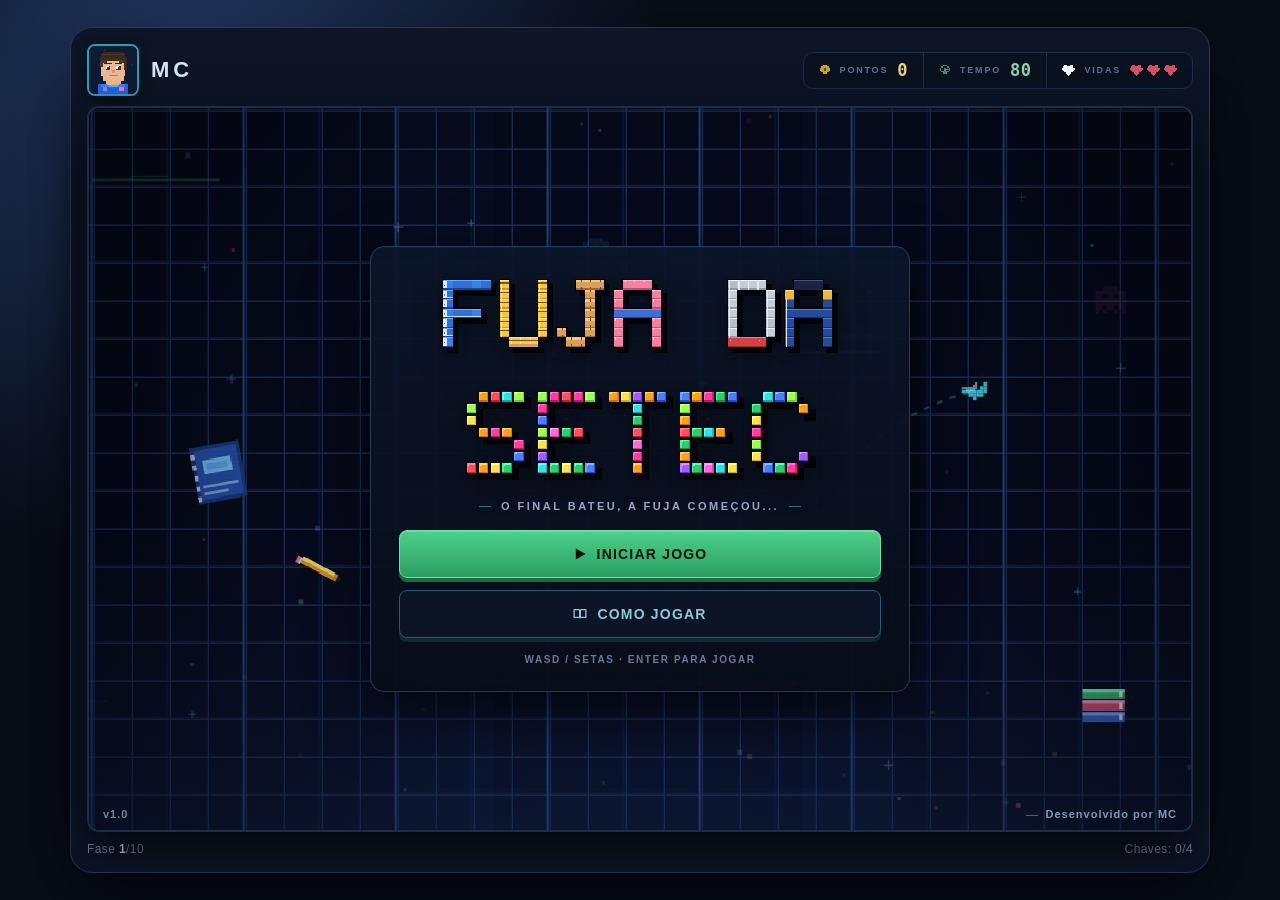
<file: index.html>
<!doctype html>
<html lang="pt-BR">
<head>
<meta charset="UTF-8"><meta name="viewport" content="width=device-width,initial-scale=1">
<title>Fuja da Setec!</title><link rel="stylesheet" href="style.css">
</head>
<body>
<main class="shell">
<header>
<div class="brand">
<canvas id="mcAvatar" width="32" height="32" aria-hidden="true"></canvas>
<span class="brand-name">MC</span>
</div>
<div class="stats" role="group" aria-label="Indicadores do jogo">
<div class="stat stat-score">
<svg class="stat-ico" viewBox="0 0 10 10" shape-rendering="crispEdges" aria-hidden="true"><path d="M3 1h4v1H3zM2 2h6v1H2zM1 3h8v1H1zM1 4h8v1H1zM1 5h8v1H1zM2 6h6v1H2zM3 7h4v1H3z" fill="#c9a227"/><path d="M4 3h2v1H4zM4 4h2v1H4zM4 5h2v1H4z" fill="#6e5210"/></svg>
<span class="stat-label">PONTOS</span><strong id="score">0</strong>
</div>
<div class="stat stat-time">
<svg class="stat-ico" viewBox="0 0 10 10" shape-rendering="crispEdges" aria-hidden="true"><path d="M3 1h4v1H3zM2 2h1v1H2zM7 2h1v1H7zM1 3h1v1H1zM8 3h1v1H8zM1 4h1v1H1zM4 4h4v1H4zM8 4h1v1H8zM1 5h1v1H1zM4 5h1v1H4zM5 5h1v1H5zM8 5h1v1H8zM2 6h6v1H2zM3 7h4v1H3z" fill="#3d8f6a"/><path d="M4 3h2v1H4z" fill="#3d8f6a"/></svg>
<span class="stat-label">TEMPO</span><strong id="time">75</strong>
</div>
<div class="stat stat-lives">
<svg class="stat-ico heart-ico" viewBox="0 0 11 10" shape-rendering="crispEdges" aria-hidden="true"><path d="M2 1h2v1H2zM7 1h2v1H7zM1 2h8v1H1zM0 3h11v1H0zM0 4h11v1H0zM1 5h9v1H1zM2 6h7v1H2zM3 7h5v1H3zM4 8h3v1H4zM5 9h1v1H5z" fill="currentColor"/></svg>
<span class="stat-label">VIDAS</span><span id="lives" class="hearts"></span>
</div>
</div>
</header>
<section class="area"><canvas id="game" width="1044" height="684"></canvas>
<div id="screen" class="overlay">
<canvas id="menuBg" width="1044" height="684" aria-hidden="true"></canvas>
<div class="scanlines" aria-hidden="true"></div>
<span class="corner corner-bl" aria-hidden="true">v1.0</span>
<span class="corner corner-br" aria-hidden="true">Desenvolvido por MC</span>

<section id="homeScreen" class="screen-panel home-panel">
<img class="hero-logo" src="Img/logo_fuja_da_setec.png" alt="Fuja da Setec">
<p class="tagline">O FINAL BATEU, A FUJA COMEÇOU...</p>
<div class="menu-actions">
<button id="start" class="btn btn-start"><svg class="btn-ico" viewBox="0 0 10 10" aria-hidden="true"><path d="M2 1v8l7-4z" fill="currentColor"/></svg>INICIAR JOGO</button>
<button id="howBtn" class="btn btn-outline"><svg class="btn-ico" viewBox="0 0 12 12" aria-hidden="true"><path d="M1 2.2h3.9c.5 0 .8.3.8.8v6.6c0-.4-.3-.7-.8-.7H1V2.2zm10 0H7.1c-.5 0-.8.3-.8.8v6.6c0-.4.3-.7.8-.7H11V2.2z" fill="none" stroke="currentColor" stroke-width="1.1"/></svg>COMO JOGAR</button>
</div>
<small class="menu-note">WASD / SETAS · ENTER PARA JOGAR</small>
</section>

<section id="howScreen" class="screen-panel hidden">
<div class="mini-label">GUIA DE FUGA</div>
<h2>COMO JOGAR</h2>
<p class="screen-sub">Encontre as quatro chaves e alcance a saída antes que os professores peguem você.</p>
<ul class="how-list">
<li><span class="pixel-dot"></span><span>Mova-se com <b>W A S D</b> ou com as <b>setas</b> do teclado.</span></li>
<li><span class="pixel-dot dot-yellow"></span><span>Colete as <b>4 chaves douradas</b> para destrancar a saída.</span></li>
<li><span class="pixel-dot dot-purple"></span><span>Pegue <b>moedas</b> e <b>livros</b> para aumentar a pontuação.</span></li>
<li><span class="pixel-dot dot-pink"></span><span>Fuja dos professores: cada toque custa <b>uma vida</b>.</span></li>
<li><span class="pixel-dot dot-green"></span><span>Complete as <b>10 fases</b> para escapar da Setec.</span></li>
</ul>
<div class="menu-actions">
<button id="backHow" class="btn btn-outline">VOLTAR</button>
</div>
</section>

<section id="diffScreen" class="screen-panel hidden">
<div class="mini-label">PREPARE-SE</div>
<h2>ESCOLHA A DIFICULDADE</h2>
<p class="screen-sub">Quanto maior o nível, mais rápidos e espertos ficam os professores.</p>
<div class="difficulty" id="difficulty">
<button class="diff-btn" data-diff="easy">FÁCIL</button>
<button class="diff-btn active" data-diff="medium">MÉDIO</button>
<button class="diff-btn" data-diff="hard">DIFÍCIL</button>
</div>
<small id="diffInfo">Os professores revezam entre perseguir você e patrulhar.</small>
<div class="menu-actions">
<button id="beginBtn" class="btn btn-start">JOGAR</button>
<button id="backDiff" class="btn btn-outline">VOLTAR</button>
</div>
</section>

<section id="endScreen" class="screen-panel hidden">
<div class="mini-label" id="endLabel">FIM DE JOGO</div>
<h2 id="endTitle">Fim de jogo</h2>
<p id="endText" class="screen-sub"></p>
<div class="menu-actions">
<button id="replayBtn" class="btn btn-start">JOGAR NOVAMENTE</button>
<button id="menuBtn" class="btn btn-outline">MENU PRINCIPAL</button>
</div>
</section>
</div>
<div id="msg" class="msg hidden"></div></section>
<footer><span>Fase <b id="level">1</b>/10</span><span id="objective">Chaves: 0/4</span></footer>
</main><script src="script.js"></script>
</body></html>
</file>
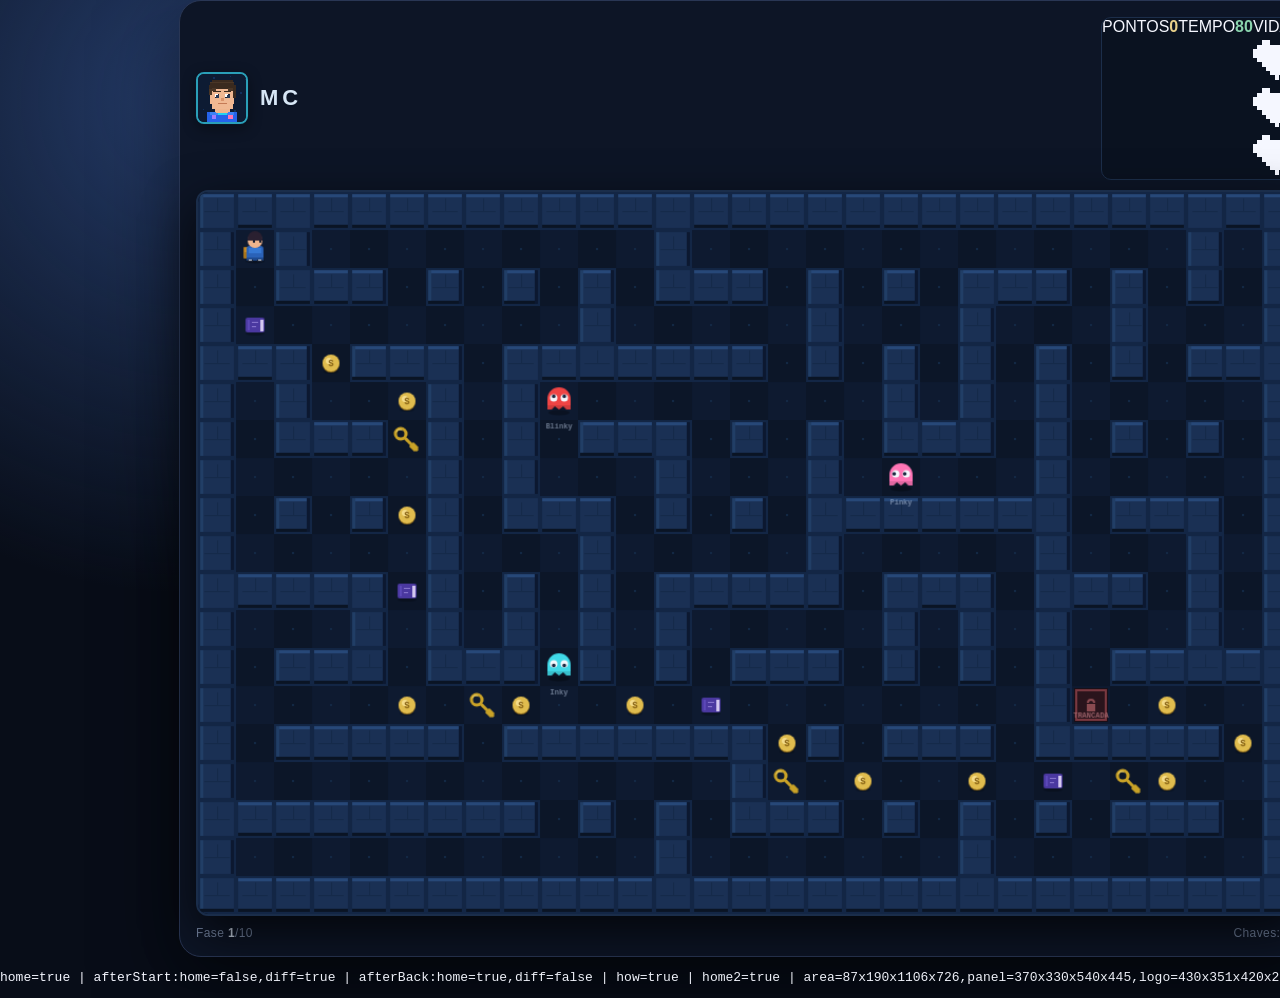
<file: test_home.html>
<!doctype html>
<html lang="pt-BR">
<head>
<meta charset="UTF-8"><meta name="viewport" content="width=device-width,initial-scale=1">
<title>Fuja da Setec!</title><link rel="stylesheet" href="style.css">
</head>
<body>
<main class="shell">
<header><div class="brand">
<canvas id="mcAvatar" width="32" height="32" aria-hidden="true"></canvas>
<span class="brand-name">MC</span>
</div>
<div class="stats"><div class="stat-score">PONTOS<strong id="score">0</strong></div><div class="stat-time">TEMPO<strong id="time">75</strong></div><div class="stat-lives">VIDAS<strong id="lives">♥♥♥</strong></div></div></header>
<section class="area"><canvas id="game" width="1044" height="684"></canvas>
<div id="screen" class="overlay">
<canvas id="menuBg" width="1044" height="684" aria-hidden="true"></canvas>
<div class="scanlines" aria-hidden="true"></div>
<span class="corner corner-bl" aria-hidden="true">v1.0</span>
<span class="corner corner-br" aria-hidden="true">Desenvolvido por MC</span>

<section id="homeScreen" class="screen-panel home-panel">
<img class="hero-logo" src="Img/logo_fuja_da_setec.png" alt="Fuja da Setec">
<p class="tagline">O FINAL BATEU, A FUJA COMEÇOU...</p>
<div class="menu-actions">
<button id="start" class="btn btn-start">INICIAR JOGO</button>
<button id="howBtn" class="btn btn-outline">COMO JOGAR</button>
</div>
<small class="menu-note">WASD / SETAS · ENTER PARA JOGAR</small>
</section>

<section id="howScreen" class="screen-panel hidden">
<div class="mini-label">GUIA DE FUGA</div>
<h2>COMO JOGAR</h2>
<p class="screen-sub">Encontre as quatro chaves e alcance a saída antes que os professores peguem você.</p>
<ul class="how-list">
<li><span class="pixel-dot"></span><span>Mova-se com <b>W A S D</b> ou com as <b>setas</b> do teclado.</span></li>
<li><span class="pixel-dot dot-yellow"></span><span>Colete as <b>4 chaves douradas</b> para destrancar a saída.</span></li>
<li><span class="pixel-dot dot-purple"></span><span>Pegue <b>moedas</b> e <b>livros</b> para aumentar a pontuação.</span></li>
<li><span class="pixel-dot dot-pink"></span><span>Fuja dos professores: cada toque custa <b>uma vida</b>.</span></li>
<li><span class="pixel-dot dot-green"></span><span>Complete as <b>10 fases</b> para escapar da Setec.</span></li>
</ul>
<div class="menu-actions">
<button id="backHow" class="btn btn-outline">VOLTAR</button>
</div>
</section>

<section id="diffScreen" class="screen-panel hidden">
<div class="mini-label">PREPARE-SE</div>
<h2>ESCOLHA A DIFICULDADE</h2>
<p class="screen-sub">Quanto maior o nível, mais rápidos e espertos ficam os professores.</p>
<div class="difficulty" id="difficulty">
<button class="diff-btn" data-diff="easy">FÁCIL</button>
<button class="diff-btn active" data-diff="medium">MÉDIO</button>
<button class="diff-btn" data-diff="hard">DIFÍCIL</button>
</div>
<small id="diffInfo">Os professores revezam entre perseguir você e patrulhar.</small>
<div class="menu-actions">
<button id="beginBtn" class="btn btn-start">JOGAR</button>
<button id="backDiff" class="btn btn-outline">VOLTAR</button>
</div>
</section>

<section id="endScreen" class="screen-panel hidden">
<div class="mini-label" id="endLabel">FIM DE JOGO</div>
<h2 id="endTitle">Fim de jogo</h2>
<p id="endText" class="screen-sub"></p>
<div class="menu-actions">
<button id="replayBtn" class="btn btn-start">JOGAR NOVAMENTE</button>
<button id="menuBtn" class="btn btn-outline">MENU PRINCIPAL</button>
</div>
</section>
</div>
<div id="msg" class="msg hidden"></div></section>
<footer><span>Fase <b id="level">1</b>/10</span><span id="objective">Chaves: 0/4</span></footer>
</main><script src="script.js"></script>
<script>
setTimeout(()=>{
 const vis=id=>!document.getElementById(id).classList.contains("hidden");
 const r=[];
 r.push("home="+vis("homeScreen"));
 document.getElementById("start").click();
 r.push("afterStart:home="+vis("homeScreen")+",diff="+vis("diffScreen"));
 document.getElementById("backDiff").click();
 r.push("afterBack:home="+vis("homeScreen")+",diff="+vis("diffScreen"));
 document.getElementById("howBtn").click();
 r.push("how="+vis("howScreen"));
 document.getElementById("backHow").click();
 r.push("home2="+vis("homeScreen"));
 const panel=document.querySelector(".screen-panel:not(.hidden)");
 const logo=document.querySelector(".hero-logo");
 const area=document.querySelector(".area");
 const rect=e=>{const b=e.getBoundingClientRect();return [Math.round(b.x),Math.round(b.y),Math.round(b.width),Math.round(b.height)].join("x")};
 r.push("area="+rect(area)+",panel="+rect(panel)+",logo="+rect(logo));
 document.getElementById("start").click();
 document.getElementById("beginBtn").click();
 r.push("game:overlayHidden="+document.getElementById("screen").classList.contains("hidden"));
 const out=document.createElement("pre");out.id="test-result";out.textContent=r.join(" | ");document.body.appendChild(out);
},400);
</script>
</body></html>
</file>
<file: style.css>
*{box-sizing:border-box}
body{margin:0;min-height:100vh;display:grid;place-items:center;background:radial-gradient(circle at 15% 10%,#243b68,transparent 35%),#080d18;color:#f5f7ff;font-family:Arial,sans-serif}
.shell{width:min(1140px,96vw);padding:16px;background:#0d1526;border:1px solid #293654;border-radius:22px;box-shadow:0 25px 80px #0008}

/* ---------- identidade MC + HUD ---------- */
header{display:flex;justify-content:space-between;gap:18px;align-items:center;margin-bottom:10px}
.brand{display:flex;align-items:center;gap:12px}
#mcAvatar{width:52px;height:52px;image-rendering:pixelated;background:#0a1324;border:2px solid #2a9fb8;border-radius:8px;box-shadow:0 0 0 1px #0a1324,0 4px 14px #0006}
.brand-name{font-size:22px;font-weight:900;letter-spacing:4px;color:#d7e6f5;text-shadow:0 2px 0 #0a1324}
.stats{display:flex;align-items:stretch;background:#0a1220;border:1px solid #1c2e4a;border-radius:10px;overflow:hidden}
.stat{display:flex;align-items:center;gap:9px;padding:9px 15px;min-width:0}
.stat+.stat{border-left:1px solid #1c2e4a}
.stat-ico{flex:0 0 auto;width:12px;height:12px;display:block;image-rendering:pixelated}
.heart-ico{width:13px;height:12px}
.stat-label{font-size:9px;font-weight:800;letter-spacing:1.8px;color:#5f7290}
.stat strong{font-size:17px;font-weight:800;color:#e4ecfa;letter-spacing:.5px;font-variant-numeric:tabular-nums;font-family:ui-monospace,"Cascadia Mono",Consolas,monospace;line-height:1}
.stat-score strong{color:#e8d08a}
.stat-time strong{color:#8ad4ae}
.hearts{display:inline-flex;gap:4px;align-items:center;line-height:0}
.hearts .heart{width:13px;height:12px;display:block;color:#3a4a66}
.hearts .heart.on{color:#d94f63}
.hearts .heart svg{display:block;width:100%;height:100%}

/* ---------- área do jogo ---------- */
.area{position:relative;border-radius:12px;overflow:hidden;background:#080f1c;border:2px solid #1a2d4a;box-shadow:0 18px 50px #000b,inset 0 0 0 1px #060b14}
.area canvas{display:block;width:100%;height:auto}
.overlay{position:absolute;inset:0;display:grid;place-items:center;overflow:hidden;background:#060a14;isolation:isolate}
#menuBg{position:absolute;inset:0;width:100%;height:100%;image-rendering:pixelated;z-index:0}
.scanlines{position:absolute;inset:0;z-index:1;pointer-events:none;background:repeating-linear-gradient(to bottom,transparent 0 3px,rgba(0,0,0,.12) 3px 4px);opacity:.35}
.corner{position:absolute;z-index:3;pointer-events:none;font-size:11px;font-weight:700;letter-spacing:1px;color:#6a87a8}
.corner-bl{left:14px;bottom:10px}
.corner-br{right:14px;bottom:10px;color:#7a9cb8}
.corner-br::before{content:"";display:inline-block;width:12px;height:1px;margin-right:8px;vertical-align:middle;background:#3a6a88}

/* ---------- painéis dos menus ---------- */
.screen-panel{position:relative;z-index:2;width:min(540px,92%);max-height:calc(100% - 24px);overflow-y:auto;padding:26px 28px;text-align:center;background:linear-gradient(180deg,rgba(12,22,42,.92),rgba(7,12,24,.96));border:1px solid #243a5c;border-radius:14px;box-shadow:0 24px 60px #000a,inset 0 1px 0 #ffffff08;animation:panelIn .22s ease-out both;scrollbar-width:thin;scrollbar-color:#2c3d5c transparent}
.screen-panel::-webkit-scrollbar{width:6px}
.screen-panel::-webkit-scrollbar-thumb{background:#2c3d5c;border-radius:6px}
@keyframes panelIn{from{opacity:0;transform:translateY(8px)}to{opacity:1;transform:none}}
.home-panel{padding-top:20px}
.hero-logo{display:block;width:100%;max-width:420px;margin:0 auto 8px;image-rendering:pixelated;filter:drop-shadow(0 6px 14px #0007)}
.tagline{margin:0 0 18px;color:#9aabc8;font-size:11px;font-weight:800;letter-spacing:2.5px;text-transform:uppercase}
.tagline::before,.tagline::after{content:"";display:inline-block;width:12px;height:1px;margin:0 10px 3px;background:#3a6a88}
.mini-label{display:inline-block;margin:0 0 8px;padding:4px 9px;border:1px solid #2c4060;border-radius:5px;background:#142033;color:#d4b56a;font-size:9px;font-weight:900;letter-spacing:2px}
.screen-panel h2{font-size:28px;margin:5px 0 6px;letter-spacing:.5px}
.screen-sub{color:#9aabc8;line-height:1.55;font-size:13px;margin:0 0 16px}
.menu-actions{display:grid;gap:12px;margin-top:16px}
.btn{width:100%;display:flex;align-items:center;justify-content:center;gap:10px;padding:15px 18px;border:0;border-radius:8px;font-size:14px;font-weight:900;letter-spacing:1.2px;cursor:pointer;transition:transform .08s ease,box-shadow .08s ease,filter .15s ease,background .15s ease}
.btn-ico{flex:0 0 auto;width:14px;height:14px;display:block}
.btn-start{background:linear-gradient(180deg,#4ecf8a,#2a9e62);color:#06130c;border:1px solid #6ee0a4;box-shadow:0 4px 0 #1a6b42,inset 0 1px 0 #ffffff33}
.btn-start:hover{filter:brightness(1.05);transform:translateY(-1px);box-shadow:0 5px 0 #1a6b42,inset 0 1px 0 #ffffff33}
.btn-start:active{transform:translateY(3px);box-shadow:0 1px 0 #1a6b42}
.btn-outline{background:#0b1526;color:#8ec8dc;border:1px solid #2a5a70;box-shadow:0 4px 0 #0e2a36}
.btn-outline:hover{background:#102036;color:#b0dcec;transform:translateY(-1px);box-shadow:0 5px 0 #0e2a36}
.btn-outline:active{transform:translateY(3px);box-shadow:0 1px 0 #0e2a36}
.menu-note{display:block;margin-top:16px;color:#6a7a96;font-size:10px;font-weight:700;letter-spacing:1.6px}
.how-list{display:grid;gap:11px;margin:0 0 6px;padding:0;text-align:left;list-style:none}
.how-list li{display:flex;gap:11px;align-items:flex-start;color:#b0bdd4;font-size:13px;line-height:1.45}
.how-list b{color:#e8eefc}
.pixel-dot{flex:0 0 auto;width:8px;height:8px;margin-top:5px;background:#4a8fd4;box-shadow:0 0 0 2px #0a1324,0 0 0 3px #1e3a5c}
.dot-yellow{background:#d4b56a;box-shadow:0 0 0 2px #0a1324,0 0 0 3px #5c4a1e}
.dot-purple{background:#8a6ecc;box-shadow:0 0 0 2px #0a1324,0 0 0 3px #3a2e5c}
.dot-pink{background:#d46a96;box-shadow:0 0 0 2px #0a1324,0 0 0 3px #5c2e42}
.dot-green{background:#4aaa72;box-shadow:0 0 0 2px #0a1324,0 0 0 3px #1e4a30}

.difficulty{display:flex;gap:8px;margin:4px 0 12px}
.diff-btn{flex:1;padding:12px 6px;border:1px solid #2c3d5c;border-radius:8px;background:#152033;color:#a8b8d0;font-weight:900;font-size:12px;letter-spacing:.5px;cursor:pointer;transition:transform .08s ease,filter .15s ease,background .15s ease}
.diff-btn:hover{filter:brightness(1.12);transform:translateY(-1px)}
.diff-btn.active{background:#d4b56a;border-color:#d4b56a;color:#171717;box-shadow:0 3px 0 #8a7230}
#diffInfo{display:block;min-height:34px;padding:10px 12px;border:1px dashed #2c3d5c;border-radius:8px;background:#0b1526;color:#8a9ab4;font-size:11px;line-height:1.4}

.msg{position:absolute;top:12px;left:50%;transform:translateX(-50%);background:#0d1628e6;border:1px solid #2c4060;padding:8px 14px;border-radius:6px;font-weight:700;font-size:13px;color:#d0dcec;z-index:5}
.hidden{display:none}
footer{display:flex;justify-content:space-between;padding-top:10px;color:#7a8aa8;font-size:12px;letter-spacing:.4px}
footer b{color:#d0dcec;font-variant-numeric:tabular-nums}

@media(max-width:650px){
header{display:block}
.stats{margin-top:10px;justify-content:center}
.stat{flex:1;justify-content:center;padding:8px 8px;gap:6px}
.stat-label{display:none}
.stat strong{font-size:15px}
#mcAvatar{width:44px;height:44px}
.brand-name{font-size:20px}
.screen-panel{width:min(460px,94%);padding:16px;max-height:calc(100% - 14px)}
.home-panel{padding-top:12px}
.hero-logo{max-width:260px}
.tagline{font-size:10px;letter-spacing:1.5px;margin-bottom:12px}
.tagline::before,.tagline::after{width:10px;margin:0 6px 3px}
.screen-panel h2{font-size:22px}
.screen-sub{font-size:12px;margin-bottom:12px}
.btn{padding:12px 14px;font-size:12px}
.menu-actions{gap:9px;margin-top:12px}
.menu-note{display:none}
.how-list li{font-size:12px}
.diff-btn{padding:10px 4px;font-size:10px}
#diffInfo{font-size:10px}
.corner{font-size:10px}
.corner-bl{left:8px;bottom:6px}
.corner-br{right:8px;bottom:6px}
}

@media(prefers-reduced-motion:reduce){
*,*::before,*::after{animation-duration:.01ms!important;animation-iteration-count:1!important;transition-duration:.01ms!important}
.screen-panel{animation:none}
}
</file>
